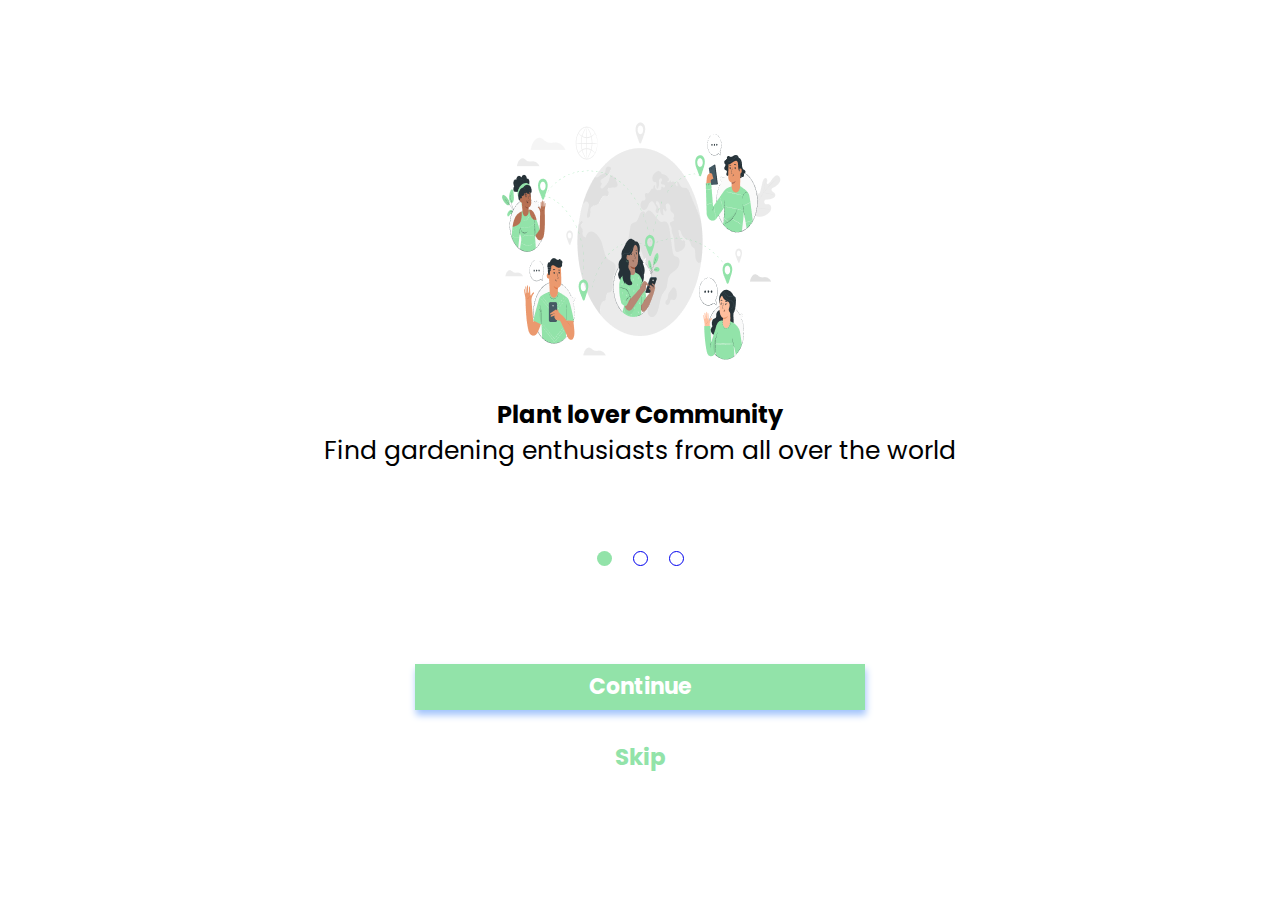
<file: index.html>
<!DOCTYPE html>
<html lang="pt-br">
<head>
    <meta charset="UTF-8">
    <meta http-equiv="X-UA-Compatible" content="IE=edge">
    <meta name="viewport" content="width=device-width, initial-scale=1.0">
    <!-- Link para a folha de estilo css -->
    <link rel="stylesheet" href="style-home.css">

    
    <title>Projeto - Onboarding - Home</title>
    

</head>
<body>
    <main>
        <!-- Bloco de onde fica a Imagem da página  -->
        <div class="image-container">
            <img src="./images/first-img.png" alt="Pessoas com celular em mãos, fazendo compras.">
        </div>

        <!--Bloco da parte textual da página  -->
        <section class="text-info">
            <h1>Plant lover Community</h1>
            <p>Find gardening enthusiasts from all over the world</p>
        </section>​​

        <!-- Bloco do navigation em radio-bottons -->
        <div class="navigation-btn">
            <a class="btn-active" href="index.html"></a>
            <a class="btn-link2" href="second-page.html"></a>
            <a class="btn-link3" href="three-page.html"></a>
        </div>
        <!-- bloco dos botões de transição de páginas -->
        <div class="container-buttons">
            <a class="btn-continue" href="second-page.html">Continue</a>
            <a class="btn-skip" href="three-page.html">Skip</a>    
        </div>

    </main>
    
</body>
</html>
</file>
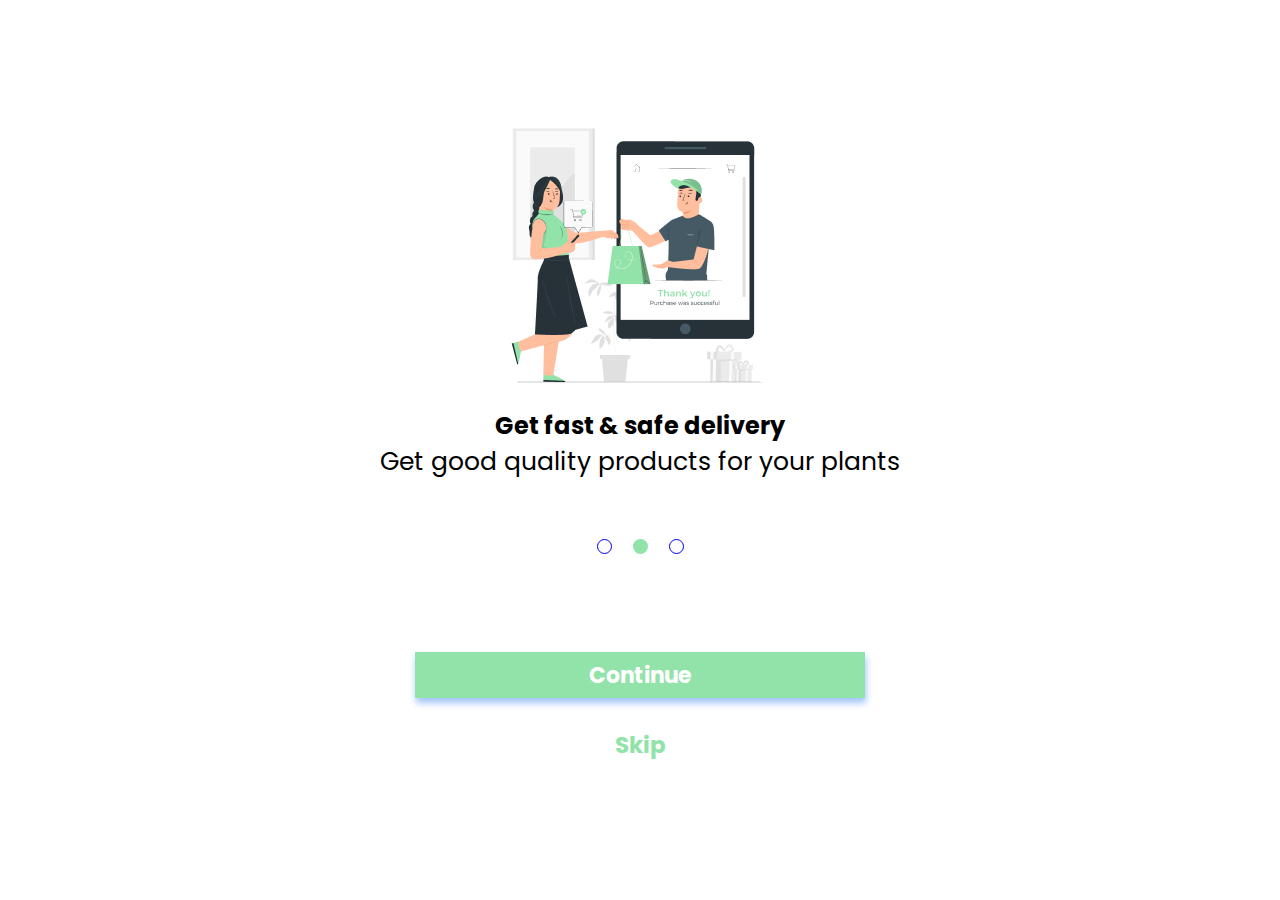
<file: second-page.html>
<!DOCTYPE html>
<html lang="en">
<head>
    <meta charset="UTF-8">
    <meta http-equiv="X-UA-Compatible" content="IE=edge">
    <meta name="viewport" content="width=device-width, initial-scale=1.0">

    <link rel="stylesheet" href="style-home.css">

    <title>Projeto Onboarding - Second Page</i></title>
</head>
<body>
    <main>
        <div>
            <img src="./images/second-img-.png" alt="Mulher recebendo suas compras">            
        </div>
        <!-- Bloco de texto da página -->
        <section class="text-info">
            <h1>Get fast & safe delivery</h1>
            <p>Get good quality products for your plants</p>
        </section>
    <!-- Bloco do navigation Dots -->
        <div class="navigation-btn">
            <a class="btn-link1" href="index.html"></a>
            <a class="btn-active" href="second-page.html"></a>
            <a class="btn-link3" href="three-page.html"></a>
        </div>
    <!-- Bloco de botões para transição de páginas -->
        <div class="container-buttons">
            <a class="btn-continue" href="three-page.html">Continue</a>
            <a class="btn-skip" href="three-page.html">Skip</a>    
        </div>

    </main>
    
</body>
</html>
</file>
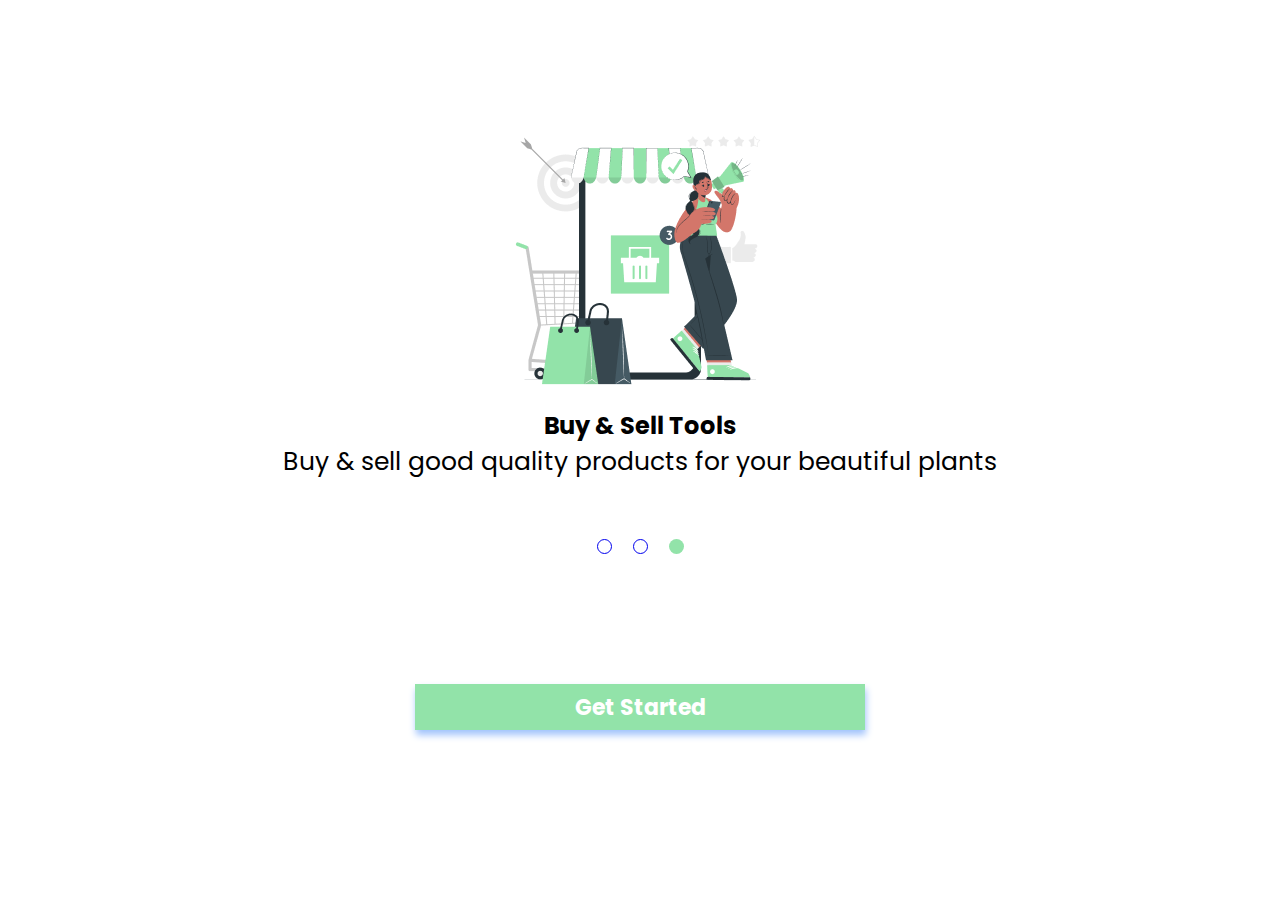
<file: three-page.html>
<!DOCTYPE html>
<html lang="en">
<head>
    <meta charset="UTF-8">
    <meta http-equiv="X-UA-Compatible" content="IE=edge">
    <meta name="viewport" content="width=device-width, initial-scale=1.0">

    <link rel="stylesheet" href="style-home.css">
    <title>Projeto Onboarding - Three Page</title>
</head>
<body>
    <main>
        <div>
            <img src="./images/three-img.png" alt="Mulher anunciando seus produtos">
        </div>

        <section class="text-info">
            <h1>Buy & Sell Tools</h1>
            <p>Buy & sell good quality products for your beautiful plants</p>
        </section>

        <div class="navigation-btn">
            <a class="btn-link1" href="index.html"></a>
            <a class="btn-link2" href="second-page.html"></a>
            <a class="btn-active" href="three-page.html"></a>
        </div>

        <div class="container-buttons">
            <a class="btn-continue" href="index.html">Get Started</a>    
        </div>






    </main>
    
</body>
</html>
</file>
<file: style-home.css>
@import url('https://fonts.googleapis.com/css2?family=Poppins&display=swap');

*{
    margin: 0;
    padding: 0;
    box-sizing: border-box;
}

html {
    /* a cada 1rem será considera 10px */
    font-size: 62.5%;
}



main{
    display: flex;
    flex-direction: column;
    text-align: center;
    justify-content: center;
    position: absolute;
    top: 0;
    bottom: 0;
    right: 0;
    left: 0;
    margin: auto;
    width: 100%;
    max-width: 950px;   
}

.image-container img{
    max-width: 100%;
    max-height: 100%;
}

.text-info{
    width: 100%;
    text-align: center;
}

.text-info h1{
    font-family: 'Poppins',sans-serif;
    text-align: center;
    display: inline-block;
    font-size: 2.4rem;
    font-style: normal;
    font-weight: bold;
    
}

.text-info p{
    font-size: 1.8rem;
    font-family: 'Poppins', sans-serif;
}

/* Estilização do navigation radion-botton */
.navigation-btn{
    justify-content: space-evenly;
    width: 100%;
    text-align: center;
    margin-top: 50px;
    margin-bottom: 50px;
}

.navigation-btn a{
    display: inline-block;
    border-radius: 100%;
    border:1px solid;
    padding: 2px;
    width: 15px;
    height: 15px;
    text-decoration: none;
    margin: 8px;
}

.navigation-btn .btn-active{
    background-color: #92E3A9;
    border: none;
    width: 15px;
    height: 15px;
    
}

/* estilização do botões continue e SKip */
.container-buttons{
    align-items: center;
    display: flex;
    justify-content: center;
    flex-direction: column;
    height: 20vh;
    max-width: 850px;
    width: 85%;

} 


.container-buttons .btn-continue{
    text-decoration: none;
    font-family: 'Poppins', Courier, monospace;
    font-size: 1.8rem;
    text-align: center;
    height: 46px;
    justify-content: center;
    text-align: center;
    flex-direction: column;
    background-color: #92E3A9;
    color: white;
    font-weight: bold;
    box-shadow: 1px 5px 7px 0 #A1C3FC;
    display: flex;
    width: 600px ;


} 

/* Estilização do botao quando o mouse passar por cima */
.btn-continue:hover{
    background-color: #38483c;
    font-weight: bold;
    transition: all 0.6s;

}


/* Estilização quando o botão for ativado */
.btn-continue:active{
    color: #fff;
    text-shadow:
        0 0 7px #fff,
        0 0 10px #fff,
        0 0 21px #fff,
        0 0 42px #0fa,
        0 0 82px #0fa,
        0 0 92px #0fa,
        0 0 102px #0fa,
        0 0 151px #0fa;
}


.container-buttons .btn-skip{
    font-family: 'Poppins', Courier, monospace;
    margin-top:30px;
    width: 20%;
    text-decoration: none;
    color: #92E3A9;
    text-align: center;
    font-size: 1.8rem;
    font-weight: bold;
    
}

/* responsividade */
/* 320px - 480px = mobile P M G*/

@media (min-width : 320px) {
    main{
        padding: 50px;
        width: 80%;
        align-items: center;
        font-size: 2rem;
        
    }

    .container-buttons .btn-continue{
        max-width: 185%;
        font-size: 30px;
    }

    .container-buttons .btn-skip{
        font-size: 30px;
    }

    .text-info p{
        font-size: 25px;
    }
    .text-info h2{
        font-size: 26px;
    }

    .image-container img{
        max-height: 200%;
        
    }
}

@media (min-width:360) and (max-height:740px){
    .image-container{
        width: 200px;
        height: 200px;
    }

}
@media (min-width : 375px) {
    main{
        padding: 50px;
        width: 80%;
        align-items: center;
        font-size: 2rem;
        
    }

    .container-buttons .btn-continue{
        max-width: 185%;
        font-size: 30px;
    }

    .container-buttons .btn-skip{
        font-size: 30px;
    }

    .text-info p{
        font-size: 25px;
    }
    .text-info h2{
        font-size: 26px;
    }

    .image-container img{
        max-height: 200%;
        
    }
}
@media (min-width: 384px) and (max-width: 640px){
    p{
        width: 200px;
        line-height: 30px;
        
    }

    h2{
        line-height: 30px;
    }

    img{
        height: 180px;
    }

    .navigation-btn {
        margin-top: 35px;
        height: 35px;

    }

    .btn-skip{
        width: 45px;
        height: 44px;
    
        
    }

    .container-buttons{
        max-height: 120px;
    }
}
    




@media (min-width : 425px) {
    main{
        padding: 50px;
        width: 80%;
        align-items: center;
        font-size: 2rem;
        
    }

    .container-buttons .btn-continue{
        max-width: 185%;
        font-size: 30px;
    }

    .container-buttons .btn-skip{
        font-size: 30px;
    }

    .text-info p{
        font-size: 25px;
    }
    .text-info h2{
        font-size: 26px;
    }

    .image-container img{
        max-height: 200%;
        
    }
} 



/* 480px - 768px = tablet */
@media (min-width: 481px) {
    .container-buttons .btn-continue{
        font-size: 2.2rem;
        max-width: 450px;
    }

    .container-buttons .btn-skip{
        font-size: 2.3rem;
    }


}

  /* 768px - 1024px = telas menores, laptops */
@media (min-width: 768px) {

}

  /* 1024px - 1200px = desktop */
@media (min-width: 1024px) {

}

  /* 1200 e + = telas maiores, tvs */
@media (min-width: 1200px) {


}
</file>
